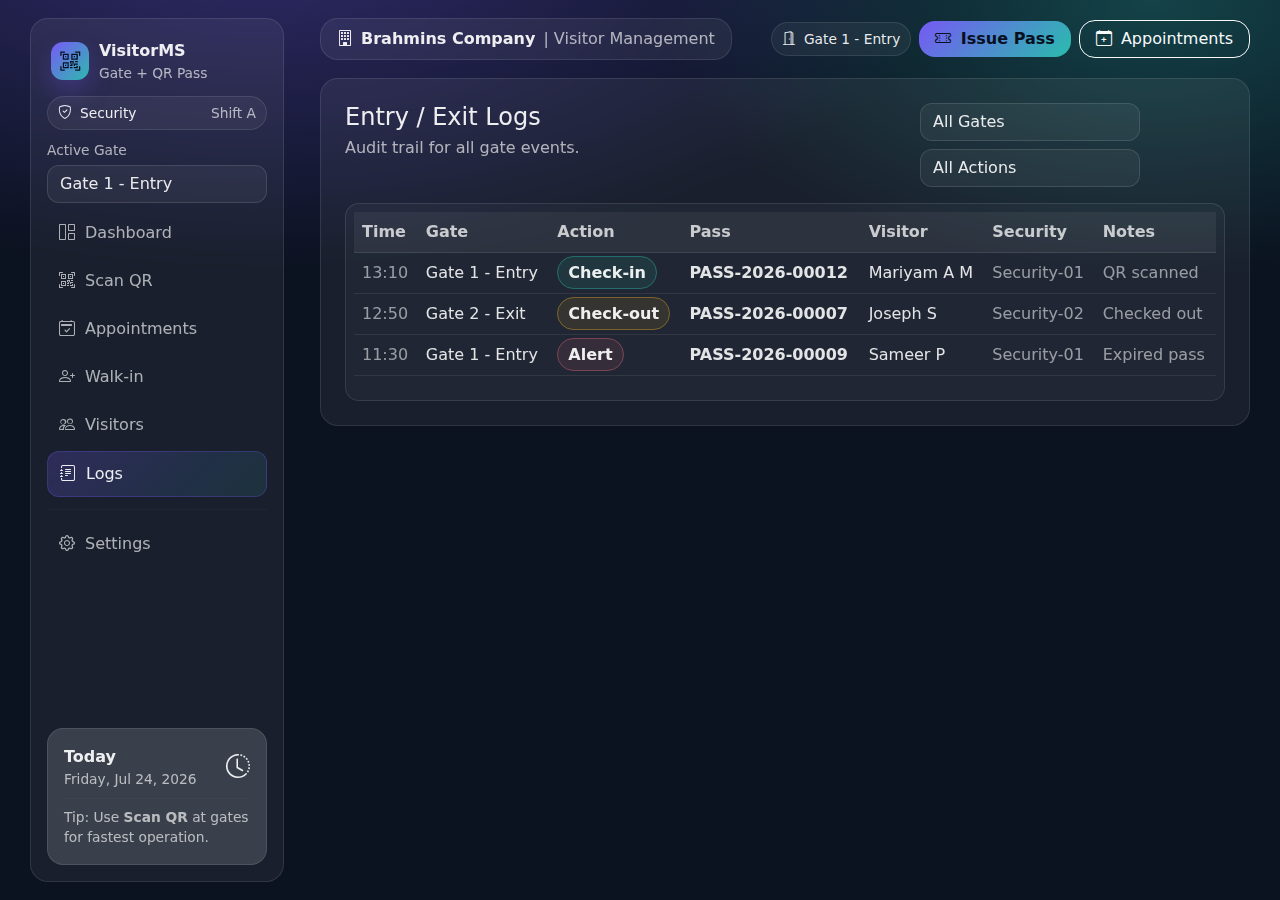
<file: logs.html>
<!DOCTYPE html>
<html lang="en">
  <head>
    <meta charset="utf-8" />
    <meta name="viewport" content="width=device-width, initial-scale=1" />
    <title>VisitorMS - Logs</title>
    <link
      href="https://cdn.jsdelivr.net/npm/bootstrap@5.3.3/dist/css/bootstrap.min.css"
      rel="stylesheet"
    />
    <link
      href="https://cdn.jsdelivr.net/npm/bootstrap-icons@1.11.3/font/bootstrap-icons.min.css"
      rel="stylesheet"
    />
    <link href="assets/css/app.css" rel="stylesheet" />
  </head>

  <body data-page="logs">
    <div class="container-fluid">
      <div class="row app-shell g-0">
        <div id="appSidebar" class="col-auto"></div>

        <main class="col">
          <div id="appTopbar"></div>

          <div class="content">
            <div class="glass p-4">
              <div
                class="d-flex flex-wrap justify-content-between align-items-start gap-2"
              >
                <div>
                  <h4 class="mb-1">Entry / Exit Logs</h4>
                  <div class="muted">Audit trail for all gate events.</div>
                </div>
                <div class="d-flex flex-wrap gap-2">
                  <select
                    class="form-select"
                    id="logGateFilter"
                    style="max-width: 220px"
                  >
                    <option value="ALL" selected>All Gates</option>
                    <option value="GATE_ENTRY">Gate 1 - Entry</option>
                    <option value="GATE_EXIT">Gate 2 - Exit</option>
                  </select>
                  <select
                    class="form-select"
                    id="logActionFilter"
                    style="max-width: 220px"
                  >
                    <option value="ALL" selected>All Actions</option>
                    <option value="IN">Check-in</option>
                    <option value="OUT">Check-out</option>
                    <option value="ALERT">Alerts</option>
                  </select>
                </div>
              </div>

              <div class="table-responsive mt-3">
                <table class="table table-hover align-middle">
                  <thead>
                    <tr>
                      <th>Time</th>
                      <th>Gate</th>
                      <th>Action</th>
                      <th>Pass</th>
                      <th>Visitor</th>
                      <th>Security</th>
                      <th>Notes</th>
                    </tr>
                  </thead>
                  <tbody id="logsTable"></tbody>
                </table>
              </div>
            </div>
          </div>
        </main>
      </div>
    </div>

    <script src="https://cdn.jsdelivr.net/npm/bootstrap@5.3.3/dist/js/bootstrap.bundle.min.js"></script>
    <script src="assets/js/app.js"></script>
  </body>
</html>
</file>
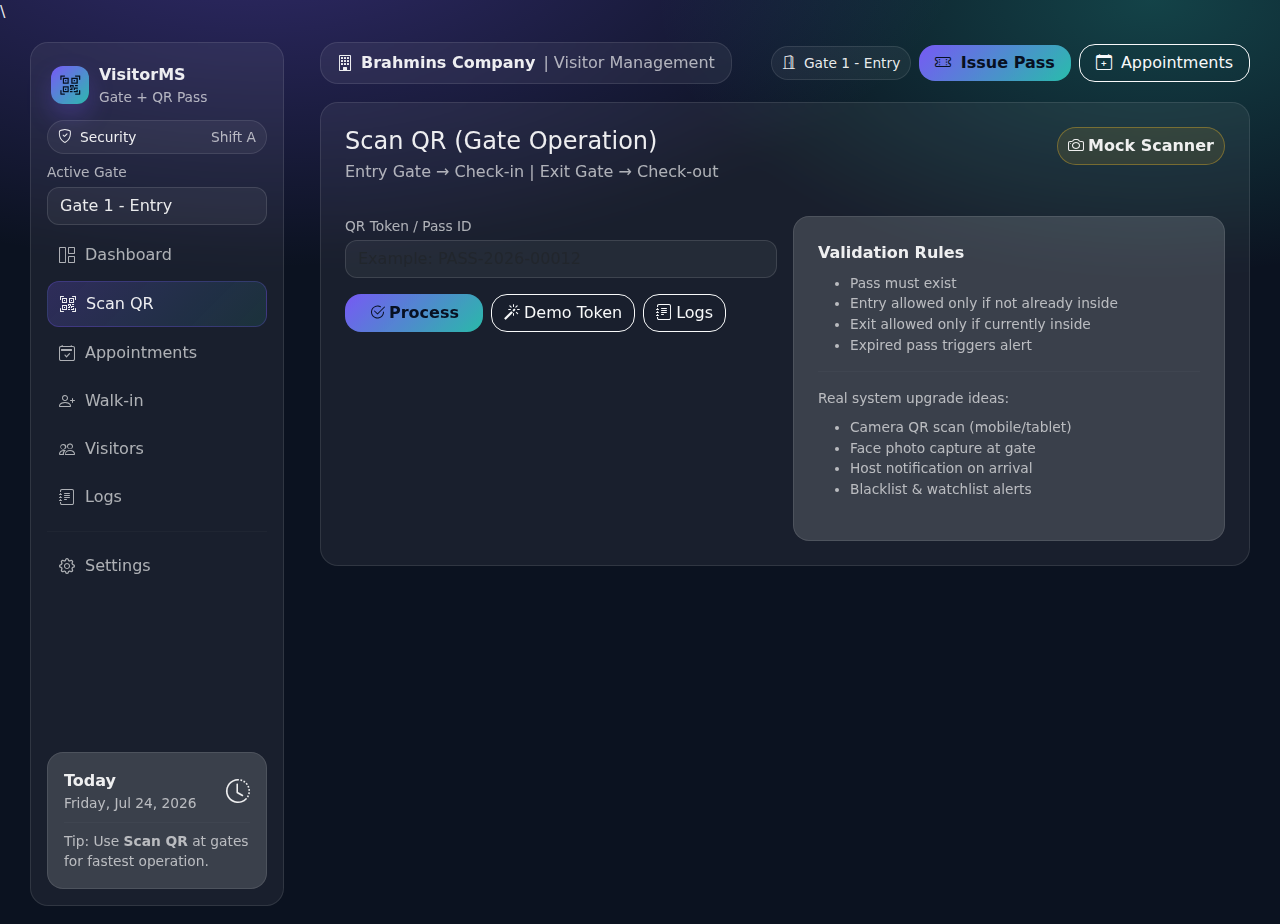
<file: scan.html>
\
<!doctype html>
<html lang="en">
<head>
  <meta charset="utf-8"/>
  <meta name="viewport" content="width=device-width, initial-scale=1"/>
  <title>VisitorMS - Scan QR</title>
  <link href="https://cdn.jsdelivr.net/npm/bootstrap@5.3.3/dist/css/bootstrap.min.css" rel="stylesheet">
  <link href="https://cdn.jsdelivr.net/npm/bootstrap-icons@1.11.3/font/bootstrap-icons.min.css" rel="stylesheet">
  <link href="assets/css/app.css" rel="stylesheet">
</head>

<body data-page="scan">
<div class="container-fluid">
  <div class="row app-shell g-0">
    <div id="appSidebar" class="col-auto"></div>

    <main class="col">
      <div id="appTopbar"></div>

      <div class="content">
        <div class="glass p-4">
          <div class="d-flex justify-content-between align-items-start gap-2">
            <div>
              <h4 class="mb-1">Scan QR (Gate Operation)</h4>
              <div class="muted">Entry Gate → Check-in | Exit Gate → Check-out</div>
            </div>
            <span class="badge-soft badge-warn"><i class="bi bi-camera me-1"></i>Mock Scanner</span>
          </div>

          <div class="row g-3 mt-3">
            <div class="col-12 col-lg-6">
              <label class="small-note mb-1">QR Token / Pass ID</label>
              <input id="scanInput" class="form-control" placeholder="Example: PASS-2026-00012"/>

              <div class="d-flex gap-2 mt-3">
                <button class="btn btn-accent rounded-4 px-4" id="btnProcessScan">
                  <i class="bi bi-check2-circle me-1"></i>Process
                </button>
                <button class="btn btn-outline-light rounded-4" id="btnDemoToken">
                  <i class="bi bi-magic me-1"></i>Demo Token
                </button>
                <a class="btn btn-outline-light rounded-4" href="logs.html">
                  <i class="bi bi-journal-text me-1"></i>Logs
                </a>
              </div>

              <div class="mt-3" id="scanResult"></div>
            </div>

            <div class="col-12 col-lg-6">
              <div class="glass2 p-4 h-100">
                <div class="fw-semibold mb-2">Validation Rules</div>
                <ul class="small-note mb-0">
                  <li>Pass must exist</li>
                  <li>Entry allowed only if not already inside</li>
                  <li>Exit allowed only if currently inside</li>
                  <li>Expired pass triggers alert</li>
                </ul>
                <hr class="hr-soft my-3">
                <div class="small-note">
                  Real system upgrade ideas:
                  <ul class="mt-2">
                    <li>Camera QR scan (mobile/tablet)</li>
                    <li>Face photo capture at gate</li>
                    <li>Host notification on arrival</li>
                    <li>Blacklist & watchlist alerts</li>
                  </ul>
                </div>
              </div>
            </div>

          </div>
        </div>
      </div>
    </main>
  </div>
</div>

<script src="https://cdn.jsdelivr.net/npm/bootstrap@5.3.3/dist/js/bootstrap.bundle.min.js"></script>
<script src="assets/js/app.js"></script>
</body>
</html>
</file>
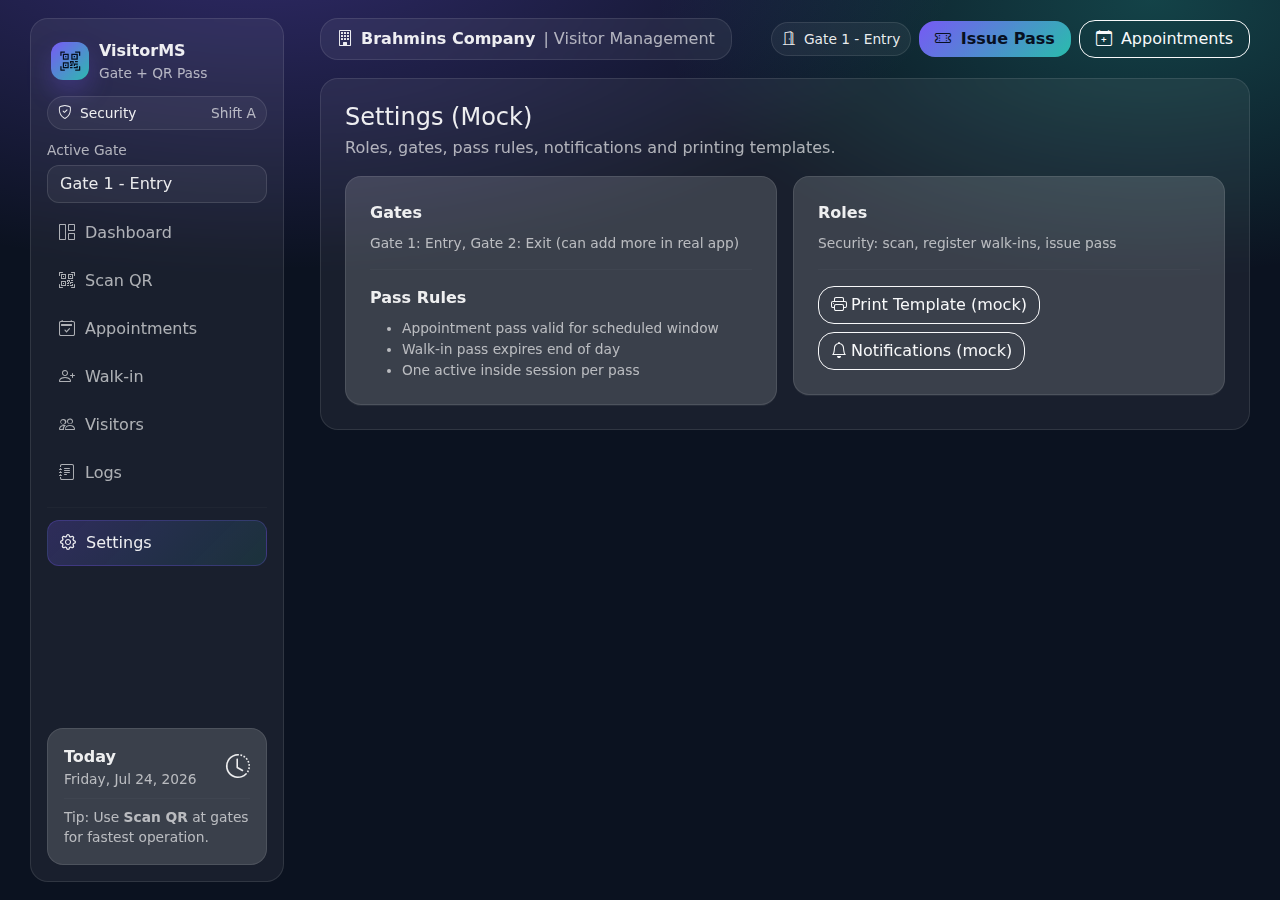
<file: settings.html>
<!DOCTYPE html>
<html lang="en">
  <head>
    <meta charset="utf-8" />
    <meta name="viewport" content="width=device-width, initial-scale=1" />
    <title>VisitorMS - Settings</title>
    <link
      href="https://cdn.jsdelivr.net/npm/bootstrap@5.3.3/dist/css/bootstrap.min.css"
      rel="stylesheet"
    />
    <link
      href="https://cdn.jsdelivr.net/npm/bootstrap-icons@1.11.3/font/bootstrap-icons.min.css"
      rel="stylesheet"
    />
    <link href="assets/css/app.css" rel="stylesheet" />
  </head>

  <body data-page="settings">
    <div class="container-fluid">
      <div class="row app-shell g-0">
        <div id="appSidebar" class="col-auto"></div>

        <main class="col">
          <div id="appTopbar"></div>

          <div class="content">
            <div class="glass p-4">
              <h4 class="mb-1">Settings (Mock)</h4>
              <div class="muted mb-3">
                Roles, gates, pass rules, notifications and printing templates.
              </div>

              <div class="row g-3">
                <div class="col-12 col-lg-6">
                  <div class="glass2 p-4">
                    <div class="fw-semibold mb-2">Gates</div>
                    <div class="small-note">
                      Gate 1: Entry, Gate 2: Exit (can add more in real app)
                    </div>
                    <hr class="hr-soft my-3" />
                    <div class="fw-semibold mb-2">Pass Rules</div>
                    <ul class="small-note mb-0">
                      <li>Appointment pass valid for scheduled window</li>
                      <li>Walk-in pass expires end of day</li>
                      <li>One active inside session per pass</li>
                    </ul>
                  </div>
                </div>
                <div class="col-12 col-lg-6">
                  <div class="glass2 p-4">
                    <div class="fw-semibold mb-2">Roles</div>
                    <div class="small-note">
                      Security: scan, register walk-ins, issue pass
                    </div>
                    <hr class="hr-soft my-3" />
                    <div class="d-flex flex-wrap gap-2">
                      <button class="btn btn-outline-light rounded-4">
                        <i class="bi bi-printer me-1"></i>Print Template (mock)
                      </button>
                      <button class="btn btn-outline-light rounded-4">
                        <i class="bi bi-bell me-1"></i>Notifications (mock)
                      </button>
                    </div>
                  </div>
                </div>
              </div>
            </div>
          </div>
        </main>
      </div>
    </div>

    <script src="https://cdn.jsdelivr.net/npm/bootstrap@5.3.3/dist/js/bootstrap.bundle.min.js"></script>
    <script src="assets/js/app.js"></script>
  </body>
</html>
</file>
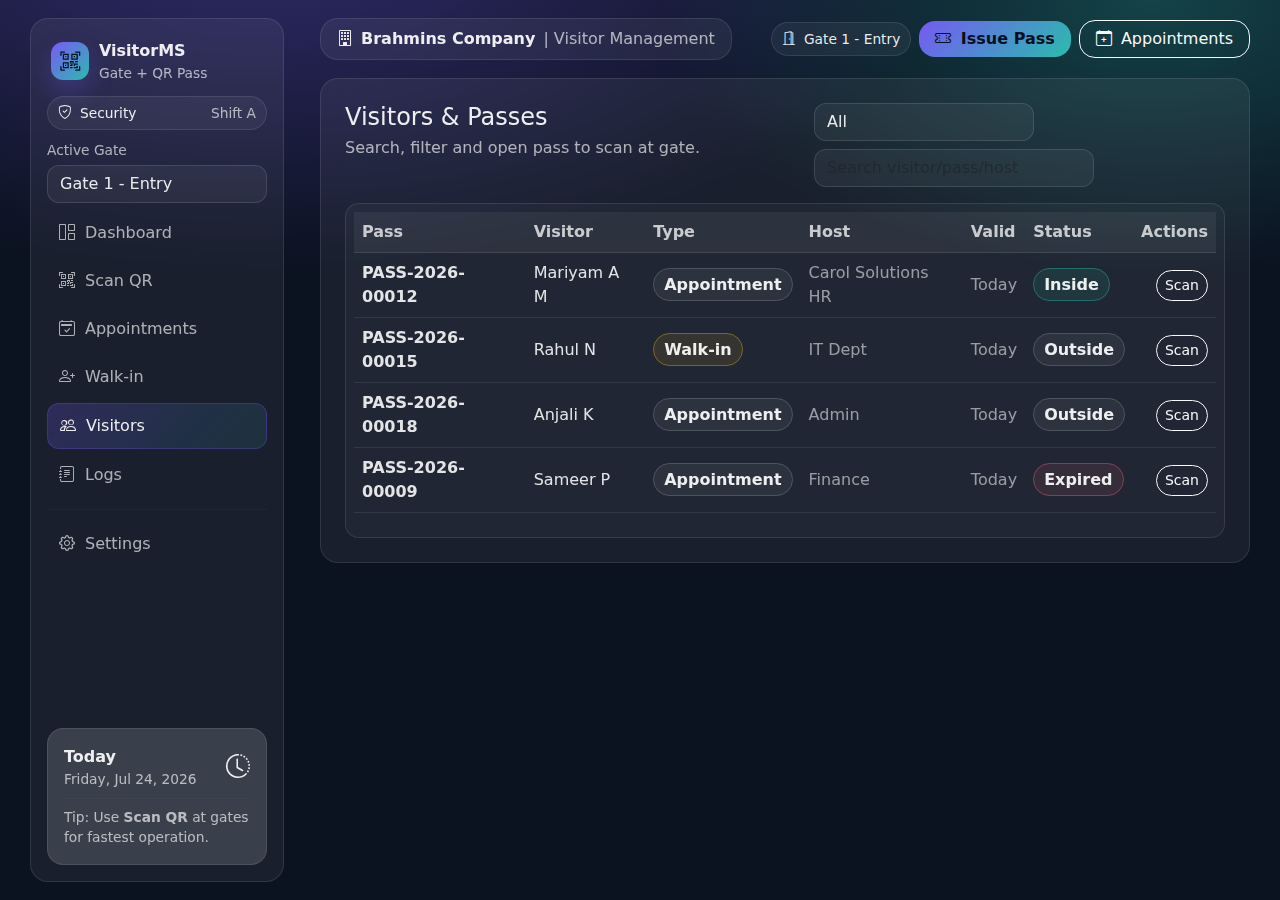
<file: visitors.html>
<!DOCTYPE html>
<html lang="en">
  <head>
    <meta charset="utf-8" />
    <meta name="viewport" content="width=device-width, initial-scale=1" />
    <title>VisitorMS - Visitors</title>
    <link
      href="https://cdn.jsdelivr.net/npm/bootstrap@5.3.3/dist/css/bootstrap.min.css"
      rel="stylesheet"
    />
    <link
      href="https://cdn.jsdelivr.net/npm/bootstrap-icons@1.11.3/font/bootstrap-icons.min.css"
      rel="stylesheet"
    />
    <link href="assets/css/app.css" rel="stylesheet" />
  </head>

  <body data-page="visitors">
    <div class="container-fluid">
      <div class="row app-shell g-0">
        <div id="appSidebar" class="col-auto"></div>

        <main class="col">
          <div id="appTopbar"></div>

          <div class="content">
            <div class="glass p-4">
              <div
                class="d-flex flex-wrap justify-content-between align-items-start gap-2"
              >
                <div>
                  <h4 class="mb-1">Visitors & Passes</h4>
                  <div class="muted">
                    Search, filter and open pass to scan at gate.
                  </div>
                </div>
                <div class="d-flex flex-wrap gap-2">
                  <select
                    class="form-select"
                    id="visitorFilter"
                    style="max-width: 220px"
                  >
                    <option value="ALL" selected>All</option>
                    <option value="INSIDE">Currently Inside</option>
                    <option value="APPT">Appointments</option>
                    <option value="WALKIN">Walk-ins</option>
                  </select>
                  <input
                    class="form-control"
                    style="max-width: 280px"
                    id="visitorSearch"
                    placeholder="Search visitor/pass/host"
                  />
                </div>
              </div>

              <div class="table-responsive mt-3">
                <table class="table table-hover align-middle">
                  <thead>
                    <tr>
                      <th>Pass</th>
                      <th>Visitor</th>
                      <th>Type</th>
                      <th>Host</th>
                      <th>Valid</th>
                      <th>Status</th>
                      <th class="text-end">Actions</th>
                    </tr>
                  </thead>
                  <tbody id="visitorsTable"></tbody>
                </table>
              </div>
            </div>
          </div>
        </main>
      </div>
    </div>

    <script src="https://cdn.jsdelivr.net/npm/bootstrap@5.3.3/dist/js/bootstrap.bundle.min.js"></script>
    <script src="assets/js/app.js"></script>
  </body>
</html>
</file>
<file: assets/css/app.css>
:root {
  --bg: #0b1220;
  --panel: rgba(255, 255, 255, 0.06);
  --panel2: rgba(255, 255, 255, 0.09);
  --border: rgba(255, 255, 255, 0.1);
  --text: rgba(255, 255, 255, 0.92);
  --muted: rgba(255, 255, 255, 0.65);
  --accent: #7c5cff;
  --good: #2dd4bf;
  --warn: #fbbf24;
  --bad: #fb7185;
}

body {
  background: radial-gradient(
      1200px 600px at 20% -10%,
      rgba(124, 92, 255, 0.35),
      transparent 60%
    ),
    radial-gradient(
      900px 500px at 90% 0%,
      rgba(45, 212, 191, 0.25),
      transparent 55%
    ),
    var(--bg);
  color: var(--text);
  min-height: 100vh;
  overflow-x: hidden;
}

img,
video,
svg {
  max-width: 100%;
  height: auto;
}

a {
  text-decoration: none;
}
.glass {
  background: var(--panel);
  border: 1px solid var(--border);
  backdrop-filter: blur(10px);
  border-radius: 18px;
}
.glass2 {
  background: var(--panel2);
  border: 1px solid var(--border);
  backdrop-filter: blur(10px);
  border-radius: 16px;
}

.app-shell {
  min-height: 100vh;
}
.sidebar {
  width: 290px;
  position: sticky;
  top: 0;
  height: 100vh;
  padding: 18px;
}
.brand {
  display: flex;
  align-items: center;
  gap: 10px;
  padding: 12px;
}
.brand .logo {
  width: 38px;
  height: 38px;
  border-radius: 12px;
  background: linear-gradient(
    135deg,
    rgba(124, 92, 255, 0.95),
    rgba(45, 212, 191, 0.85)
  );
  display: grid;
  place-items: center;
  box-shadow: 0 12px 25px rgba(124, 92, 255, 0.25);
}
.brand .logo i {
  font-size: 20px;
  color: #06101f;
}

.nav-link {
  color: var(--muted);
  border-radius: 12px;
  padding: 10px 12px;
  display: flex;
  align-items: center;
  gap: 10px;
}
.nav-link:hover {
  color: var(--text);
  background: rgba(255, 255, 255, 0.06);
}
.nav-link.active {
  color: var(--text);
  background: linear-gradient(
    135deg,
    rgba(124, 92, 255, 0.22),
    rgba(45, 212, 191, 0.1)
  );
  border: 1px solid rgba(124, 92, 255, 0.25);
}

.topbar {
  padding: 18px 18px 0 18px;
}
.content {
  padding: 18px;
}

.pill {
  border: 1px solid var(--border);
  background: rgba(255, 255, 255, 0.05);
  color: var(--text);
  border-radius: 999px;
  padding: 6px 10px;
  display: inline-flex;
  align-items: center;
  gap: 8px;
  font-size: 0.86rem;
}
.muted {
  color: var(--muted);
}

.kpi {
  padding: 14px;
  border-radius: 18px;
  border: 1px solid var(--border);
  background: rgba(255, 255, 255, 0.05);
}
.kpi .val {
  font-size: 1.6rem;
  font-weight: 800;
  letter-spacing: 0.2px;
}
.kpi .lbl {
  color: var(--muted);
  font-size: 0.9rem;
}

.table thead th {
  color: rgba(255, 255, 255, 0.75);
  border-color: rgba(255, 255, 255, 0.1) !important;
}
.table td {
  color: rgba(255, 255, 255, 0.88);
  border-color: rgba(255, 255, 255, 0.08) !important;
  vertical-align: middle;
}

.badge-soft {
  border: 1px solid rgba(255, 255, 255, 0.16);
  background: rgba(255, 255, 255, 0.06);
  color: var(--text);
  border-radius: 999px;
  padding: 6px 10px;
  font-weight: 700;
  white-space: nowrap;
}
.badge-good {
  border-color: rgba(45, 212, 191, 0.35);
  background: rgba(45, 212, 191, 0.1);
}
.badge-warn {
  border-color: rgba(251, 191, 36, 0.35);
  background: rgba(251, 191, 36, 0.1);
}
.badge-bad {
  border-color: rgba(251, 113, 133, 0.35);
  background: rgba(251, 113, 133, 0.1);
}

.btn-accent {
  background: linear-gradient(
    135deg,
    rgba(124, 92, 255, 0.95),
    rgba(45, 212, 191, 0.85)
  );
  border: none;
  color: #071022;
  font-weight: 900;
}
.btn-accent:hover {
  opacity: 0.95;
  color: #071022;
}

.form-control,
.form-select {
  background: rgba(255, 255, 255, 0.05);
  border: 1px solid rgba(255, 255, 255, 0.12);
  color: rgba(255, 255, 255, 0.9);
  border-radius: 12px;
}
.form-control:focus,
.form-select:focus {
  border-color: rgba(124, 92, 255, 0.55);
  box-shadow: 0 0 0 0.25rem rgba(124, 92, 255, 0.15);
  background: rgba(255, 255, 255, 0.06);
  color: rgba(255, 255, 255, 0.92);
}

.hr-soft {
  border-color: rgba(255, 255, 255, 0.1);
}

.qr-box {
  width: 160px;
  height: 160px;
  border-radius: 16px;
  border: 1px dashed rgba(255, 255, 255, 0.22);
  display: grid;
  place-items: center;
  background: rgba(255, 255, 255, 0.04);
}

.small-note {
  font-size: 0.86rem;
  color: rgba(255, 255, 255, 0.65);
}

/* ===============================
   FIX: Dropdown & Select Popups
   =============================== */

/* Dropdown menu background */
.dropdown-menu {
  background: #0f172a; /* dark slate */
  border: 1px solid rgba(255, 255, 255, 0.12);
  backdrop-filter: blur(10px);
}

/* Dropdown items */
.dropdown-item {
  color: rgba(255, 255, 255, 0.9);
}

.dropdown-item:hover,
.dropdown-item:focus {
  background: rgba(124, 92, 255, 0.25);
  color: #fff;
}

/* Bootstrap <select> option popup (Chrome/Edge) */
select option {
  background-color: #0f172a;
  color: #ffffff;
}

/* Disabled / muted options */
select option:disabled {
  color: rgba(255, 255, 255, 0.4);
}

/* Fix for Safari / Firefox */
select {
  color-scheme: dark;
}

/* ===============================
   FIX: Logs Table White Background
   =============================== */

/* Override Bootstrap table background */
.table {
  --bs-table-bg: transparent;
  --bs-table-striped-bg: rgba(255, 255, 255, 0.04);
  --bs-table-hover-bg: rgba(124, 92, 255, 0.08);
  color: rgba(255, 255, 255, 0.9);
}

/* Table container glass effect */
.table-responsive {
  background: rgba(255, 255, 255, 0.03);
  border: 1px solid rgba(255, 255, 255, 0.1);
  border-radius: 14px;
  padding: 8px;
}

/* Header row */
.table thead th {
  background: rgba(255, 255, 255, 0.06);
  color: rgba(255, 255, 255, 0.75);
}

/* Body rows */
.table tbody tr {
  background: transparent;
}

/* Empty state row */
.table td.muted {
  color: rgba(255, 255, 255, 0.55);
}

/* ===============================
   Mobile Responsiveness
   =============================== */

@media (max-width: 991.98px) {
  /* Sidebar becomes off-canvas */
  .sidebar {
    position: fixed;
    top: 0;
    left: 0;
    width: 280px;
    height: 100vh;
    z-index: 1050;
    transform: translateX(-100%);
    transition: transform 0.3s cubic-bezier(0.4, 0, 0.2, 1);
    background: var(--bg); /* Ensure solid background */
    border-right: 1px solid var(--border);
    box-shadow: 4px 0 24px rgba(0, 0, 0, 0.5);
    overflow-y: auto;
  }

  .sidebar.show {
    transform: translateX(0);
  }

  /* Overlay backdrop */
  .sidebar-overlay {
    position: fixed;
    top: 0;
    left: 0;
    width: 100vw;
    height: 100vh;
    background: rgba(0, 0, 0, 0.6);
    backdrop-filter: blur(2px);
    z-index: 1040;
    opacity: 0;
    visibility: hidden;
    transition: opacity 0.3s ease;
  }

  .sidebar-overlay.show {
    opacity: 1;
    visibility: visible;
  }
}

/* Mobile Tweaks */
@media (max-width: 575.98px) {
  /* Reduce padding in glass cards (overrides p-4) */
  .glass {
    padding: 1rem !important;
  }

  /* Reduce font sizes */
  .kpi .val {
    font-size: 1.3rem;
  }
  h4 {
    font-size: 1.25rem;
  }

  /* Force inputs with inline max-width to be full width */
  input[style*="max-width"],
  select[style*="max-width"],
  .form-control,
  .form-select {
    max-width: 100% !important;
    width: 100% !important;
  }

  /* Charts height adjustment */
  canvas {
    max-height: 200px;
  }

  /* Sidebar Footer Fix */
  .sidebar {
    padding-bottom: 80px; /* Safe area for bottom browser bars */
  }
  .sidebar .glass2 {
    padding: 0.75rem !important; /* Compact footer */
  }
}
</file>
